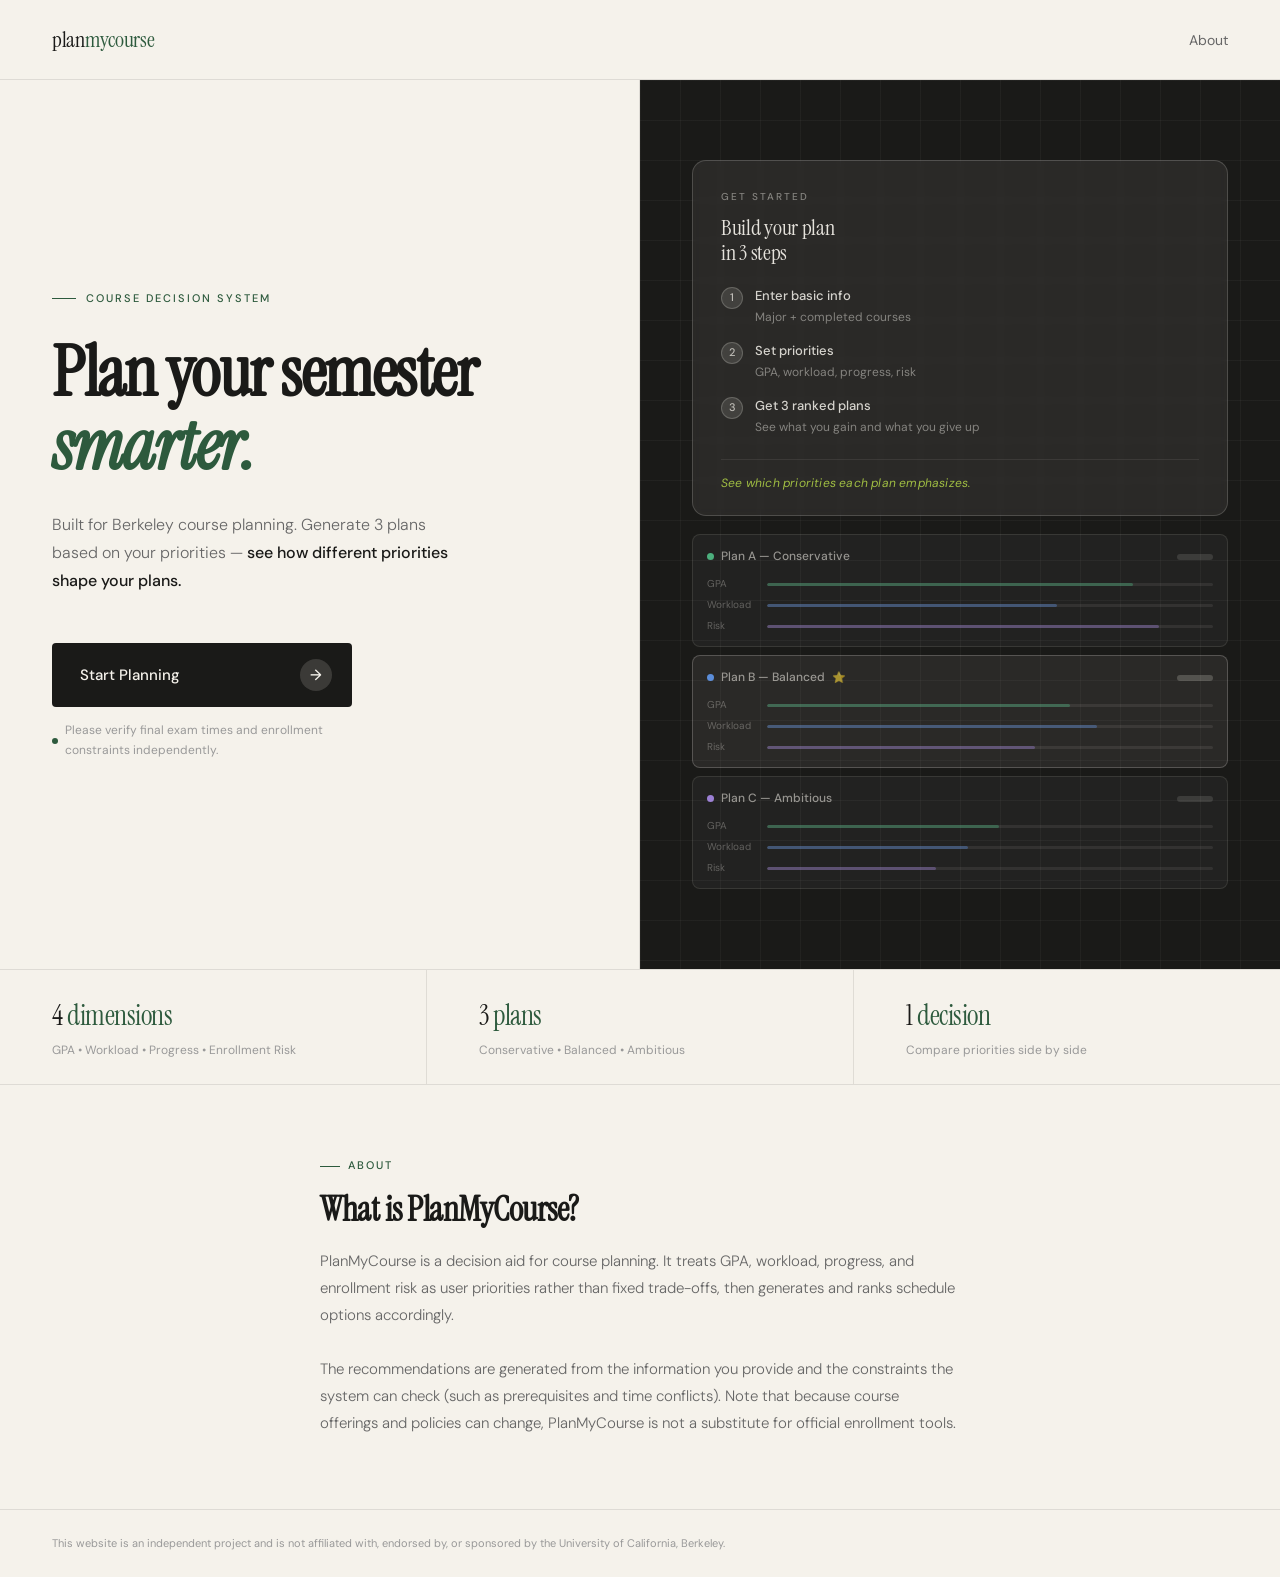
<file: index.html>
<!DOCTYPE html>
<html lang="en">
<head>
  <meta charset="UTF-8"/>
  <meta name="viewport" content="width=device-width,initial-scale=1.0"/>
  <title>Plan My Course — Smarter Semester Planning</title>
  <link rel="preconnect" href="https://fonts.googleapis.com">
  <link rel="preconnect" href="https://fonts.gstatic.com" crossorigin>
  <link href="https://fonts.googleapis.com/css2?family=Instrument+Serif:ital@0;1&family=DM+Sans:opsz,wght@9..40,300;9..40,400;9..40,500&display=swap" rel="stylesheet">
  <link rel="stylesheet" href="style.css"/>
  <style>
    /* ── Onboarding card (right panel) ── */
    .onboard-card {
      position: relative; z-index: 2;
      background: rgba(245,242,235,0.07);
      border: 1px solid rgba(245,242,235,0.18);
      border-radius: 14px;
      padding: 28px 28px 22px;
      backdrop-filter: blur(4px);
    }
    .ob-eyebrow {
      font-size: 10px; text-transform: uppercase; letter-spacing: 2px;
      color: rgba(245,242,235,0.45); margin-bottom: 10px; font-weight: 500;
    }
    .ob-title {
      font-family: var(--font-serif); font-size: 22px; color: rgba(245,242,235,0.92);
      letter-spacing: -0.3px; margin-bottom: 20px; line-height: 1.15;
    }
    .ob-steps { display: flex; flex-direction: column; gap: 14px; margin-bottom: 22px; }
    .ob-step { display: flex; align-items: flex-start; gap: 12px; }
    .ob-num {
      width: 22px; height: 22px; border-radius: 50%;
      background: rgba(245,242,235,0.12); border: 1px solid rgba(245,242,235,0.2);
      display: flex; align-items: center; justify-content: center;
      font-size: 11px; color: rgba(245,242,235,0.7); font-weight: 500;
      flex-shrink: 0; margin-top: 1px;
    }
    .ob-step-text { flex: 1; }
    .ob-step-label { font-size: 13px; color: rgba(245,242,235,0.85); font-weight: 500; }
    .ob-step-sub { font-size: 12px; color: rgba(245,242,235,0.45); margin-top: 1px; }
    .ob-tagline {
      font-size: 12px; color: rgba(200,240,76,0.75); letter-spacing: 0.2px;
      border-top: 1px solid rgba(245,242,235,0.08); padding-top: 14px; font-style: italic;
    }

    /* Skeleton plan cards */
    .skeleton-plans { display: flex; flex-direction: column; gap: 8px; margin-top: 18px; }
    .sk-card {
      background: rgba(245,242,235,0.04); border: 1px solid rgba(245,242,235,0.1);
      border-radius: 8px; padding: 12px 14px;
    }
    .sk-card.featured { border-color: rgba(245,242,235,0.22); background: rgba(245,242,235,0.07); }
    .sk-header { display: flex; align-items: center; justify-content: space-between; margin-bottom: 10px; }
    .sk-dot-row { display: flex; align-items: center; gap: 7px; }
    .sk-dot { width: 7px; height: 7px; border-radius: 50%; }
    .sk-name { font-size: 12px; color: rgba(245,242,235,0.55); font-weight: 500; }
    .sk-star { font-size: 11px; color: rgba(200,240,76,0.6); }
    .sk-score-placeholder {
      width: 36px; height: 6px; background: rgba(245,242,235,0.12);
      border-radius: 3px;
    }
    .sk-bars { display: flex; flex-direction: column; gap: 5px; }
    .sk-bar-row { display: flex; align-items: center; gap: 8px; }
    .sk-bar-lbl { font-size: 10px; color: rgba(245,242,235,0.3); min-width: 52px; }
    .sk-bar-track { flex: 1; height: 3px; background: rgba(245,242,235,0.08); border-radius: 2px; overflow: hidden; }
    .sk-bar-fill { height: 100%; border-radius: 2px; opacity: 0.4; }

    /* About section */
    .about-section {
      background: var(--bg); border-top: 1px solid var(--border);
      padding: 72px 52px;
    }
    .about-inner { max-width: 640px; margin: 0 auto; }
    .about-label {
      font-size: 11px; text-transform: uppercase; letter-spacing: 2px;
      color: var(--green); font-weight: 500; margin-bottom: 16px;
      display: flex; align-items: center; gap: 8px;
    }
    .about-label::before { content:''; width:20px; height:1px; background:var(--green); }
    .about-title {
      font-family: var(--font-serif); font-size: 34px; letter-spacing: -0.5px;
      line-height: 1.1; margin-bottom: 20px; color: var(--dark);
    }
    .about-body {
      font-size: 15px; color: var(--muted); line-height: 1.8; font-weight: 300;
    }
  </style>
</head>
<body>

<!-- NAV: only About -->
<nav class="nav">
  <div class="nav-logo">plan<span>mycourse</span></div>
  <ul class="nav-links">
    <li><a href="#about">About</a></li>
  </ul>
</nav>

<!-- HERO SPLIT -->
<section class="hero">

  <!-- LEFT -->
  <div class="hero-left">
    <div class="hero-eyebrow">Course decision system</div>
    <h1 class="hero-heading">Plan your semester<br><em>smarter.</em></h1>
    <p class="hero-subtext">
      Built for Berkeley course planning. Generate 3 plans based on your priorities —
      <strong>see how different priorities shape your plans.</strong>
    </p>
    <div class="hero-cta-group">
      <a href="input.html" class="btn-main">
        Start Planning <span class="arrow">→</span>
      </a>
      <div class="hero-note">
        Please verify final exam times and enrollment constraints independently.
      </div>
    </div>
  </div>

  <!-- RIGHT: onboarding card + skeleton plans -->
  <div class="hero-right">
    <div class="onboard-card">
      <div class="ob-eyebrow">Get started</div>
      <div class="ob-title">Build your plan<br>in 3 steps</div>
      <div class="ob-steps">
        <div class="ob-step">
          <div class="ob-num">1</div>
          <div class="ob-step-text">
            <div class="ob-step-label">Enter basic info</div>
            <div class="ob-step-sub">Major + completed courses</div>
          </div>
        </div>
        <div class="ob-step">
          <div class="ob-num">2</div>
          <div class="ob-step-text">
            <div class="ob-step-label">Set priorities</div>
            <div class="ob-step-sub">GPA, workload, progress, risk</div>
          </div>
        </div>
        <div class="ob-step">
          <div class="ob-num">3</div>
          <div class="ob-step-text">
            <div class="ob-step-label">Get 3 ranked plans</div>
            <div class="ob-step-sub">See what you gain and what you give up</div>
          </div>
        </div>
      </div>
      <div class="ob-tagline">See which priorities each plan emphasizes.</div>
    </div>

    <!-- Skeleton plan preview cards -->
    <div class="skeleton-plans">
      <div class="sk-card">
        <div class="sk-header">
          <div class="sk-dot-row">
            <div class="sk-dot" style="background:#4caf7d"></div>
            <span class="sk-name">Plan A — Conservative</span>
          </div>
          <div class="sk-score-placeholder"></div>
        </div>
        <div class="sk-bars">
          <div class="sk-bar-row"><span class="sk-bar-lbl">GPA</span><div class="sk-bar-track"><div class="sk-bar-fill" style="width:82%;background:#4caf7d"></div></div></div>
          <div class="sk-bar-row"><span class="sk-bar-lbl">Workload</span><div class="sk-bar-track"><div class="sk-bar-fill" style="width:65%;background:#5b8dd9"></div></div></div>
          <div class="sk-bar-row"><span class="sk-bar-lbl">Risk</span><div class="sk-bar-track"><div class="sk-bar-fill" style="width:88%;background:#9b7fd4"></div></div></div>
        </div>
      </div>
      <div class="sk-card featured">
        <div class="sk-header">
          <div class="sk-dot-row">
            <div class="sk-dot" style="background:#5b8dd9"></div>
            <span class="sk-name">Plan B — Balanced</span>
            <span class="sk-star">⭐</span>
          </div>
          <div class="sk-score-placeholder" style="background:rgba(245,242,235,0.2)"></div>
        </div>
        <div class="sk-bars">
          <div class="sk-bar-row"><span class="sk-bar-lbl">GPA</span><div class="sk-bar-track"><div class="sk-bar-fill" style="width:68%;background:#4caf7d"></div></div></div>
          <div class="sk-bar-row"><span class="sk-bar-lbl">Workload</span><div class="sk-bar-track"><div class="sk-bar-fill" style="width:74%;background:#5b8dd9"></div></div></div>
          <div class="sk-bar-row"><span class="sk-bar-lbl">Risk</span><div class="sk-bar-track"><div class="sk-bar-fill" style="width:60%;background:#9b7fd4"></div></div></div>
        </div>
      </div>
      <div class="sk-card">
        <div class="sk-header">
          <div class="sk-dot-row">
            <div class="sk-dot" style="background:#9b7fd4"></div>
            <span class="sk-name">Plan C — Ambitious</span>
          </div>
          <div class="sk-score-placeholder"></div>
        </div>
        <div class="sk-bars">
          <div class="sk-bar-row"><span class="sk-bar-lbl">GPA</span><div class="sk-bar-track"><div class="sk-bar-fill" style="width:52%;background:#4caf7d"></div></div></div>
          <div class="sk-bar-row"><span class="sk-bar-lbl">Workload</span><div class="sk-bar-track"><div class="sk-bar-fill" style="width:45%;background:#5b8dd9"></div></div></div>
          <div class="sk-bar-row"><span class="sk-bar-lbl">Risk</span><div class="sk-bar-track"><div class="sk-bar-fill" style="width:38%;background:#9b7fd4"></div></div></div>
        </div>
      </div>
    </div>

  </div>
</section>

<!-- BOTTOM STATS: updated subtitles -->
<div class="bottom-bar">
  <div class="bottom-stat">
    <div class="stat-n">4<span> dimensions</span></div>
    <div class="stat-d">GPA • Workload • Progress • Enrollment Risk</div>
  </div>
  <div class="bottom-stat">
    <div class="stat-n">3<span> plans</span></div>
    <div class="stat-d">Conservative • Balanced • Ambitious</div>
  </div>
  <div class="bottom-stat">
    <div class="stat-n">1<span> decision</span></div>
    <div class="stat-d">Compare priorities side by side</div>
  </div>
</div>

<!-- ABOUT SECTION (anchor target) -->
<section class="about-section" id="about">
  <div class="about-inner">
    <div class="about-label">About</div>
    <h2 class="about-title">What is PlanMyCourse?</h2>
    <p class="about-body">
      PlanMyCourse is a decision aid for course planning. It treats GPA, workload, progress, and enrollment risk as user priorities rather than fixed trade-offs, then generates and ranks schedule options accordingly.
      <br><br>
      The recommendations are generated from the information you provide and the constraints the system can check (such as prerequisites and time conflicts). Note that because course offerings and policies can change, PlanMyCourse is not a substitute for official enrollment tools.
    </p>
  </div>
</section>

<!-- FOOTER -->
<footer class="site-footer">
  <p class="disclaimer">
    This website is an independent project and is not affiliated with, endorsed by, or sponsored by the University of California, Berkeley.
  </p>
</footer>

</body>
</html>
</file>
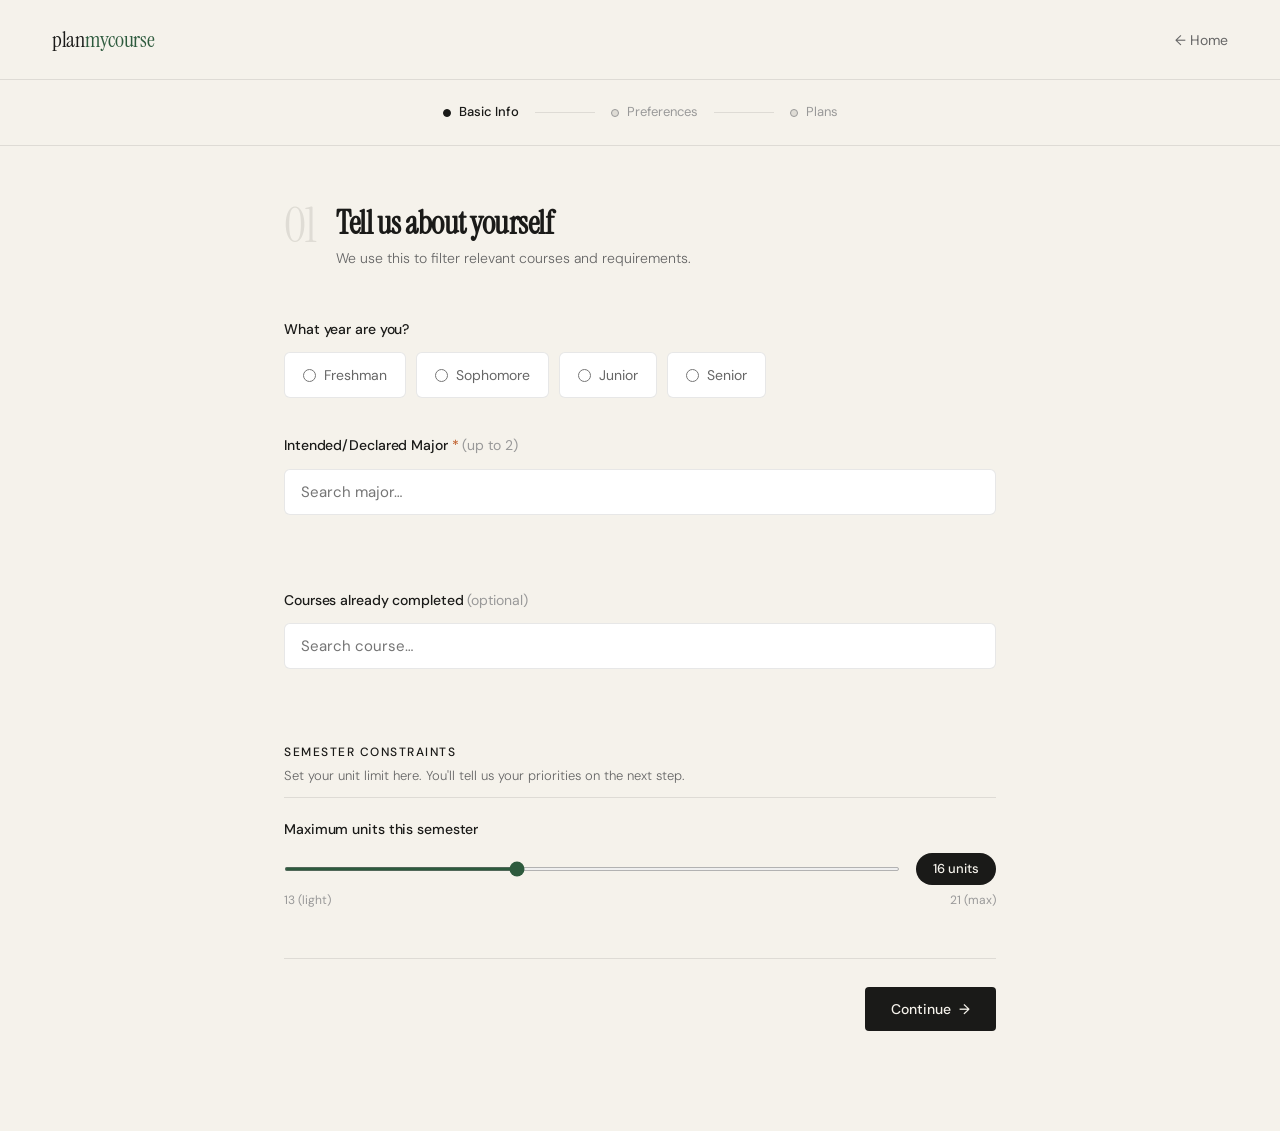
<file: input.html>
<!DOCTYPE html>
<html lang="en">
<head>
  <meta charset="UTF-8"/>
  <meta name="viewport" content="width=device-width,initial-scale=1.0"/>
  <title>Plan My Course — Build Your Plan</title>
  <link rel="preconnect" href="https://fonts.googleapis.com">
  <link rel="preconnect" href="https://fonts.gstatic.com" crossorigin>
  <link href="https://fonts.googleapis.com/css2?family=Instrument+Serif:ital@0;1&family=DM+Sans:opsz,wght@9..40,300;9..40,400;9..40,500&display=swap" rel="stylesheet">
  <link rel="stylesheet" href="style.css"/>
  <style>
    .ac-wrap{position:relative}
    .ac-input{width:100%;padding:12px 16px;background:#fff;border:1px solid var(--border);border-radius:6px;font-family:var(--font-sans);font-size:15px;color:var(--dark);outline:none;transition:border-color .2s,box-shadow .2s}
    .ac-input:focus{border-color:var(--green);box-shadow:0 0 0 3px rgba(45,90,61,.08)}
    .ac-dd{position:absolute;top:calc(100% + 4px);left:0;right:0;background:#fff;border:1px solid var(--border);border-radius:8px;z-index:100;max-height:200px;overflow-y:auto;display:none;box-shadow:0 8px 24px rgba(26,26,24,.1)}
    .ac-dd.open{display:block}
    .ac-item{padding:10px 16px;font-size:14px;color:var(--dark);cursor:pointer;transition:background .15s}
    .ac-item:hover{background:var(--bg)}
    .tags-wrap{display:flex;flex-wrap:wrap;gap:8px;margin-top:10px;min-height:28px}
    .tag{display:inline-flex;align-items:center;gap:6px;background:rgba(45,90,61,.08);border:1px solid rgba(45,90,61,.2);border-radius:100px;padding:4px 12px;font-size:13px;color:var(--green);font-weight:500}
    .tag-x{cursor:pointer;font-size:16px;line-height:1;color:var(--green);opacity:.6;background:none;border:none;font-family:inherit;padding:0}
    .tag-x:hover{opacity:1}
    .field-error{font-size:12px;color:#c0612e;margin-top:6px;display:none}
    .field-error.show{display:block}
    .section-divider{margin:36px 0 20px;padding-bottom:10px;border-bottom:1px solid var(--border)}
    .section-divider-title{font-size:12px;font-weight:500;text-transform:uppercase;letter-spacing:1.5px;color:var(--dark);margin-bottom:4px}
    .section-divider-sub{font-size:13px;color:var(--muted);font-weight:300}
    .slider-row{display:flex;align-items:center;gap:16px}
    .range-input{flex:1;accent-color:var(--green);cursor:pointer}
    .slider-pill{background:var(--dark);color:var(--bg);font-size:13px;font-weight:500;padding:6px 14px;border-radius:100px;white-space:nowrap;min-width:80px;text-align:center}
    .slider-labels{display:flex;justify-content:space-between;font-size:12px;color:var(--light-muted);margin-top:6px}
    .wslider-wrap{background:#fff;border:1px solid var(--border);border-radius:10px;padding:24px;margin-bottom:32px}
    .wslider-hint{font-size:12px;color:var(--light-muted);margin-bottom:20px}
    .wsl-row{display:flex;flex-direction:column;gap:5px;margin-bottom:20px}
    .wsl-row:last-of-type{margin-bottom:0}
    .wsl-top{display:flex;justify-content:space-between;align-items:center;margin-bottom:4px}
    .wsl-left{display:flex;align-items:center;gap:10px}
    .wsl-icon{font-size:18px;line-height:1}
    .wsl-meta{display:flex;flex-direction:column;gap:1px}
    .wsl-label{font-size:14px;font-weight:500;color:var(--dark)}
    .wsl-desc{font-size:12px;color:var(--muted)}
    .wsl-pct{font-size:17px;font-weight:700;min-width:44px;text-align:right}
    .wsl-track{position:relative;height:6px;border-radius:3px;background:#eee}
    .wsl-fill{position:absolute;left:0;top:0;height:6px;border-radius:3px;pointer-events:none}
    .wsl-input{position:absolute;left:0;top:-7px;width:100%;height:20px;-webkit-appearance:none;appearance:none;background:transparent;outline:none;cursor:pointer;margin:0}
    .wsl-input::-webkit-slider-thumb{-webkit-appearance:none;width:20px;height:20px;border-radius:50%;background:var(--thumb-color,var(--dark));border:2px solid #fff;box-shadow:0 1px 4px rgba(0,0,0,.2);cursor:grab}
    .wsl-input::-moz-range-thumb{width:20px;height:20px;border-radius:50%;background:var(--thumb-color,var(--dark));border:2px solid #fff;box-shadow:0 1px 4px rgba(0,0,0,.2);cursor:grab}
    .wsl-summary-bar{display:flex;height:8px;border-radius:4px;overflow:hidden;margin-top:20px}
    .wsl-seg{transition:flex .15s ease}
  </style>
</head>
<body class="input-page">

<nav class="nav">
  <a href="index.html" class="nav-logo">plan<span>mycourse</span></a>
  <ul class="nav-links"><li><a href="index.html">← Home</a></li></ul>
</nav>

<div class="progress-bar" id="prog-bar">
  <div class="progress-step active" id="ps-1"><div class="step-dot"></div><span>Basic Info</span></div>
  <div class="progress-line"></div>
  <div class="progress-step" id="ps-2"><div class="step-dot"></div><span>Preferences</span></div>
  <div class="progress-line"></div>
  <div class="progress-step" id="ps-3"><div class="step-dot"></div><span>Plans</span></div>
</div>

<main class="form-main">
  <section class="form-section active" id="step-1">
    <div class="form-section-header">
      <div class="section-number">01</div>
      <div>
        <h2 class="section-title">Tell us about yourself</h2>
        <p class="section-sub">We use this to filter relevant courses and requirements.</p>
      </div>
    </div>

    <div class="field-group">
      <label class="field-label">What year are you?</label>
      <div class="radio-group">
        <label class="radio-card"><input type="radio" name="year" value="Freshman"><span>Freshman</span></label>
        <label class="radio-card"><input type="radio" name="year" value="Sophomore"><span>Sophomore</span></label>
        <label class="radio-card"><input type="radio" name="year" value="Junior"><span>Junior</span></label>
        <label class="radio-card"><input type="radio" name="year" value="Senior"><span>Senior</span></label>
      </div>
    </div>

    <div class="field-group">
      <label class="field-label">
        Intended/Declared Major <span style="color:#c0612e">*</span>
        <span style="font-weight:400;color:var(--light-muted)"> (up to 2)</span>
      </label>
      <div class="ac-wrap">
        <input class="ac-input" id="major-input" placeholder="Search major…" autocomplete="off">
        <div class="ac-dd" id="major-dd"></div>
      </div>
      <div class="tags-wrap" id="major-tags"></div>
      <div class="field-error" id="major-err">Please select at least one major to continue.</div>
    </div>

    <div class="field-group">
      <label class="field-label">
        Courses already completed
        <span style="font-weight:400;color:var(--light-muted)"> (optional)</span>
      </label>
      <div class="ac-wrap">
        <input class="ac-input" id="course-input" placeholder="Search course…" autocomplete="off">
        <div class="ac-dd" id="course-dd"></div>
      </div>
      <div class="tags-wrap" id="course-tags"></div>
    </div>

    <div class="section-divider">
      <div class="section-divider-title">Semester Constraints</div>
      <div class="section-divider-sub">Set your unit limit here. You'll tell us your priorities on the next step.</div>
    </div>

    <div class="field-group">
      <label class="field-label">Maximum units this semester</label>
      <div class="slider-row">
        <input type="range" id="max-units" min="13" max="21" value="16" class="range-input"
          oninput="document.getElementById('uval').textContent=this.value">
        <div class="slider-pill"><span id="uval">16</span> units</div>
      </div>
      <div class="slider-labels"><span>13 (light)</span><span>21 (max)</span></div>
    </div>

    <div class="step-nav">
      <div></div>
      <button class="btn-next" onclick="validateStep1()">Continue <span>→</span></button>
    </div>
  </section>

  <section class="form-section" id="step-2">
    <div class="form-section-header">
      <div class="section-number">02</div>
      <div>
        <h2 class="section-title">What do you care about most?</h2>
        <p class="section-sub">Tell us what you care about most — we'll rank courses accordingly.</p>
      </div>
    </div>

    <div class="wslider-wrap">
      <div class="wslider-hint">Drag to set how much each factor matters to you this semester.</div>

      <div class="wsl-row">
        <div class="wsl-top">
          <div class="wsl-left">
            <span class="wsl-icon">📊</span>
            <div class="wsl-meta">
              <span class="wsl-label">GPA</span>
              <span class="wsl-desc">Maintaining a high GPA</span>
            </div>
          </div>
          <span class="wsl-pct" id="pct-gpa" style="color:#4caf7d">25%</span>
        </div>
        <div class="wsl-track">
          <div class="wsl-fill" id="fill-gpa" style="width:25%;background:#4caf7d"></div>
          <input type="range" class="wsl-input" id="sl-gpa" min="0" max="100" step="1" value="25" style="--thumb-color:#4caf7d" oninput="onWeightSlide('gpa',+this.value)">
        </div>
      </div>

      <div class="wsl-row">
        <div class="wsl-top">
          <div class="wsl-left">
            <span class="wsl-icon">⚖️</span>
            <div class="wsl-meta">
              <span class="wsl-label">Workload</span>
              <span class="wsl-desc">Keeping workload manageable</span>
            </div>
          </div>
          <span class="wsl-pct" id="pct-workload" style="color:#5b8dd9">25%</span>
        </div>
        <div class="wsl-track">
          <div class="wsl-fill" id="fill-workload" style="width:25%;background:#5b8dd9"></div>
          <input type="range" class="wsl-input" id="sl-workload" min="0" max="100" step="1" value="25" style="--thumb-color:#5b8dd9" oninput="onWeightSlide('workload',+this.value)">
        </div>
      </div>

      <div class="wsl-row">
        <div class="wsl-top">
          <div class="wsl-left">
            <span class="wsl-icon">🎯</span>
            <div class="wsl-meta">
              <span class="wsl-label">Enrollment Risk</span>
              <span class="wsl-desc">Avoiding waitlists</span>
            </div>
          </div>
          <span class="wsl-pct" id="pct-risk" style="color:#9b7fd4">25%</span>
        </div>
        <div class="wsl-track">
          <div class="wsl-fill" id="fill-risk" style="width:25%;background:#9b7fd4"></div>
          <input type="range" class="wsl-input" id="sl-risk" min="0" max="100" step="1" value="25" style="--thumb-color:#9b7fd4" oninput="onWeightSlide('risk',+this.value)">
        </div>
      </div>

      <div class="wsl-row">
        <div class="wsl-top">
          <div class="wsl-left">
            <span class="wsl-icon">🗺️</span>
            <div class="wsl-meta">
              <span class="wsl-label">Progress</span>
              <span class="wsl-desc">Staying on track to graduate</span>
            </div>
          </div>
          <span class="wsl-pct" id="pct-progress" style="color:#e0a850">25%</span>
        </div>
        <div class="wsl-track">
          <div class="wsl-fill" id="fill-progress" style="width:25%;background:#e0a850"></div>
          <input type="range" class="wsl-input" id="sl-progress" min="0" max="100" step="1" value="25" style="--thumb-color:#e0a850" oninput="onWeightSlide('progress',+this.value)">
        </div>
      </div>

      <div class="wsl-summary-bar">
        <div class="wsl-seg" id="seg-gpa"      style="flex:25;background:#4caf7d"></div>
        <div class="wsl-seg" id="seg-workload" style="flex:25;background:#5b8dd9"></div>
        <div class="wsl-seg" id="seg-risk"     style="flex:25;background:#9b7fd4"></div>
        <div class="wsl-seg" id="seg-progress" style="flex:25;background:#e0a850"></div>
      </div>
    </div>

    <div class="step-nav">
      <button class="btn-back" onclick="goToStep(1)">← Back</button>
      <button class="btn-next" onclick="validateStep2()">Generate My Plans <span>→</span></button>
    </div>
  </section>
</main>

<script src="script.js"></script>
<script>
  const MAJORS = ["Business Administration (Haas)","Economics","Data Science","Computer Science","Statistics","Applied Mathematics","Political Science","Psychology","Sociology","History","English","Philosophy","Cognitive Science","Environmental Science","Undeclared / Exploring"];
  const selMajors = [];
  const selCourses = [];
  const wWeights = { gpa: 25, workload: 25, risk: 25, progress: 25 };
  const wKeys = ["gpa","workload","risk","progress"];
  let courseOptions = [];

  function makeAC(inputId, ddId, tagsId, getList, selArr, maxN) {
    const inp = document.getElementById(inputId);
    const dd = document.getElementById(ddId);
    const tw = document.getElementById(tagsId);

    inp.addEventListener("input", () => {
      const q = inp.value.trim().toLowerCase();
      const list = typeof getList === "function" ? getList() : getList;
      const matches = list.filter(v => v.toLowerCase().includes(q) && !selArr.includes(v));
      dd.innerHTML = "";
      if (!q || !matches.length) {
        dd.classList.remove("open");
        return;
      }
      matches.slice(0, 8).forEach(v => {
        const d = document.createElement("div");
        d.className = "ac-item";
        d.textContent = v;
        d.onclick = () => {
          if (selArr.length >= maxN) return;
          selArr.push(v);
          renderTags(tw, selArr, tagsId, inputId, ddId, maxN);
          inp.value = "";
          dd.classList.remove("open");
        };
        dd.appendChild(d);
      });
      dd.classList.add("open");
    });

    document.addEventListener("click", e => {
      if (!inp.contains(e.target) && !dd.contains(e.target)) dd.classList.remove("open");
    });
  }

  function renderTags(wrap, arr, tagsId, inputId, ddId, maxN) {
    wrap.innerHTML = "";
    arr.forEach((v, i) => {
      const t = document.createElement("div");
      t.className = "tag";
      t.innerHTML = `${v}<button class="tag-x" onclick="removeTag('${tagsId}','${inputId}','${ddId}',${maxN},${i})">×</button>`;
      wrap.appendChild(t);
    });
  }

  function removeTag(tagsId, inputId, ddId, maxN, idx) {
    const arr = tagsId === "major-tags" ? selMajors : selCourses;
    arr.splice(idx, 1);
    renderTags(document.getElementById(tagsId), arr, tagsId, inputId, ddId, maxN);
  }

  function goToStep(n) {
    document.querySelectorAll(".form-section").forEach(s => s.classList.remove("active"));
    document.getElementById("step-" + n).classList.add("active");
    ["ps-1","ps-2","ps-3"].forEach((id, i) => {
      const el = document.getElementById(id);
      el.classList.toggle("active", i + 1 === n);
      el.classList.toggle("done", i + 1 < n);
    });
    window.scrollTo({ top: 0, behavior: "smooth" });
  }

  function onWeightSlide(changed, newPct) {
    const oldPct = wWeights[changed];
    const delta = newPct - oldPct;
    const others = wKeys.filter(k => k !== changed);
    const othersTotal = others.reduce((sum, key) => sum + wWeights[key], 0);

    wWeights[changed] = newPct;
    if (othersTotal > 0) {
      others.forEach(key => {
        wWeights[key] = Math.max(0, Math.round(wWeights[key] - (delta * wWeights[key] / othersTotal)));
      });
    } else {
      const share = Math.round((100 - newPct) / others.length);
      others.forEach(key => {
        wWeights[key] = share;
      });
    }

    const sum = wKeys.reduce((acc, key) => acc + wWeights[key], 0);
    if (sum !== 100) wWeights[wKeys[0]] += (100 - sum);
    syncWeightUI();
  }

  function syncWeightUI() {
    wKeys.forEach(key => {
      const p = wWeights[key];
      document.getElementById("pct-" + key).textContent = p + "%";
      document.getElementById("fill-" + key).style.width = p + "%";
      document.getElementById("seg-" + key).style.flex = p;
      document.getElementById("sl-" + key).value = p;
    });
  }

  function pctToLevel(pct) {
    if (pct >= 40) return "High";
    if (pct >= 20) return "Medium";
    return "Low";
  }

  function pctToWorkload(pct) {
    if (pct >= 40) return "Light";
    if (pct >= 20) return "Moderate";
    return "Heavy";
  }

  function pctToRisk(pct) {
    if (pct >= 40) return "Low";
    if (pct >= 20) return "Medium";
    return "High";
  }

  function applySavedPrefs(saved) {
    if (!saved) return;

    if (saved.year) {
      const yearEl = document.querySelector(`input[name="year"][value="${saved.year}"]`);
      if (yearEl) yearEl.checked = true;
    }

    if (saved.maxUnits) {
      document.getElementById("max-units").value = saved.maxUnits;
      document.getElementById("uval").textContent = saved.maxUnits;
    }

    selMajors.length = 0;
    (saved.majors || []).slice(0, 2).forEach(v => selMajors.push(v));

    selCourses.length = 0;
    (saved.completed || []).forEach(v => selCourses.push(v));

    if (saved.sliderWeights) {
      wKeys.forEach(key => {
        wWeights[key] = saved.sliderWeights[key] ?? wWeights[key];
      });
      const total = wKeys.reduce((sum, key) => sum + wWeights[key], 0);
      if (total !== 100) {
        wKeys.forEach(key => { wWeights[key] = 25; });
      }
    }

    renderTags(document.getElementById("major-tags"), selMajors, "major-tags", "major-input", "major-dd", 2);
    renderTags(document.getElementById("course-tags"), selCourses, "course-tags", "course-input", "course-dd", 20);
    syncWeightUI();
  }

  function validateStep1() {
    let ok = true;
    if (selMajors.length === 0) {
      document.getElementById("major-err").classList.add("show");
      ok = false;
    } else {
      document.getElementById("major-err").classList.remove("show");
    }

    if (ok) goToStep(2);
  }

  function validateStep2() {
    const prefs = {
      year: document.querySelector('input[name="year"]:checked')?.value || "",
      majors: [...selMajors],
      completed: [...selCourses],
      maxUnits: parseInt(document.getElementById("max-units").value, 10),
      gpa: pctToLevel(wWeights.gpa),
      workload: pctToWorkload(wWeights.workload),
      risk: pctToRisk(wWeights.risk),
      progress: pctToLevel(wWeights.progress),
      sliderWeights: { ...wWeights }
    };

    localStorage.setItem("cw_prefs", JSON.stringify(prefs));
    window.location.href = "results.html";
  }

  async function init() {
    await loadData();
    courseOptions = getCourseNames();
    makeAC("major-input", "major-dd", "major-tags", MAJORS, selMajors, 2);
    makeAC("course-input", "course-dd", "course-tags", () => courseOptions, selCourses, 20);

    const saved = JSON.parse(localStorage.getItem("cw_prefs") || "null");
    applySavedPrefs(saved);

    if (window.location.hash === "#step-2") {
      goToStep(2);
    }
  }

  init();
</script>
</body>
</html>
</file>
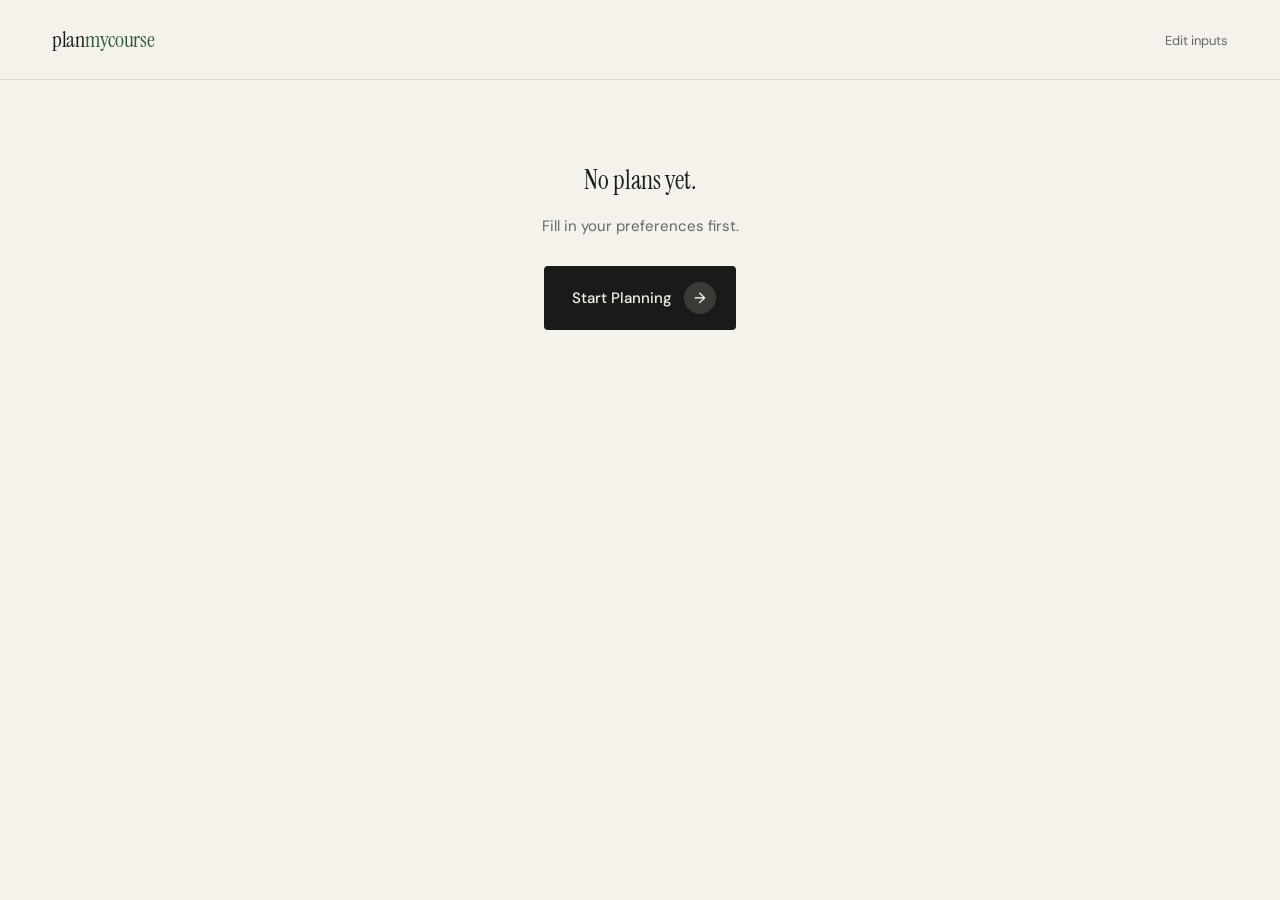
<file: results.html>
<!DOCTYPE html>
<html lang="en">
<head>
  <meta charset="UTF-8"/>
  <meta name="viewport" content="width=device-width,initial-scale=1.0"/>
  <title>Plan My Course — My Course Plans</title>
  <link rel="preconnect" href="https://fonts.googleapis.com">
  <link rel="preconnect" href="https://fonts.gstatic.com" crossorigin>
  <link href="https://fonts.googleapis.com/css2?family=Instrument+Serif:ital@0;1&family=DM+Sans:opsz,wght@9..40,300;9..40,400;9..40,500&display=swap" rel="stylesheet">
  <link rel="stylesheet" href="style.css"/>
  <style>
    .rpage{max-width:960px;margin:0 auto;padding:48px 24px 100px}
    .notice-bar{display:flex;align-items:center;gap:10px;background:rgba(26,26,24,0.04);border:1px solid var(--border);border-radius:8px;padding:12px 16px;margin-bottom:36px}
    .notice-icon{font-size:14px;flex-shrink:0;opacity:.6}
    .notice-text{font-size:12px;color:var(--muted);line-height:1.5}
    .rh-eyebrow{font-size:11px;text-transform:uppercase;letter-spacing:2px;color:var(--green);font-weight:500;display:flex;align-items:center;gap:8px;margin-bottom:12px}
    .rh-eyebrow::before{content:'';width:20px;height:1px;background:var(--green)}
    .rh-title{font-family:var(--font-serif);font-size:clamp(28px,4vw,42px);letter-spacing:-1px;line-height:1.1;margin-bottom:10px}
    .rh-title em{font-style:italic;color:var(--green)}
    .rh-sub{font-size:15px;color:var(--muted);font-weight:300;max-width:520px;line-height:1.7;margin-bottom:20px}
    .profile-strip{display:flex;flex-wrap:wrap;gap:8px;margin-bottom:40px}
    .profile-pill{background:#fff;border:1px solid var(--border);border-radius:100px;padding:5px 14px;font-size:12px;color:var(--muted)}
    .profile-pill strong{color:var(--dark);font-weight:500}
    .weights-section{margin-bottom:36px}
    .weights-title{font-size:11px;text-transform:uppercase;letter-spacing:1.5px;color:var(--muted);font-weight:500;margin-bottom:12px}
    .weights-grid{display:grid;grid-template-columns:repeat(4,1fr);gap:10px}
    .wt-card{background:#fff;border:1px solid var(--border);border-radius:8px;padding:14px 16px;text-align:center}
    .wt-dim{font-size:11px;text-transform:uppercase;letter-spacing:.8px;color:var(--muted);margin-bottom:4px}
    .wt-val{font-family:var(--font-serif);font-size:24px;letter-spacing:-.5px;color:var(--dark)}
    .wt-val span{font-size:14px}
    .cards-grid{display:grid;grid-template-columns:repeat(3,1fr);gap:16px;margin-bottom:48px}
    .pcard{background:#fff;border:1px solid var(--border);border-radius:12px;overflow:hidden;display:flex;flex-direction:column;transition:transform .2s,box-shadow .2s;animation:rise .5s ease both}
    .pcard:hover{transform:translateY(-3px);box-shadow:0 12px 32px rgba(26,26,24,.08)}
    .pcard.recommended{border-color:var(--green);box-shadow:0 0 0 3px rgba(45,90,61,.08)}
    .pcard-top{padding:20px 20px 16px;border-bottom:1px solid var(--border)}
    .rec-tag{display:inline-block;font-size:10px;font-weight:500;letter-spacing:.5px;text-transform:uppercase;color:var(--green);background:rgba(45,90,61,.08);border-radius:100px;padding:3px 10px;margin-bottom:10px}
    .strat-row{display:flex;align-items:center;gap:8px;margin-bottom:4px}
    .strat-dot{width:9px;height:9px;border-radius:50%;flex-shrink:0}
    .strat-name{font-size:17px;font-weight:500;letter-spacing:-.2px}
    .strat-tag{font-size:12px;color:var(--muted);margin-left:17px;line-height:1.5;margin-bottom:12px}
    .oneliner{font-size:13px;color:var(--dark);line-height:1.6;margin:0;padding:12px 14px;background:var(--bg);border-radius:6px;border:1px solid var(--border)}
    .big-score{font-family:var(--font-serif);font-size:40px;letter-spacing:-1px;line-height:1;margin-top:14px}
    .big-score-lbl{font-size:11px;color:var(--light-muted);text-transform:uppercase;letter-spacing:1px;margin-top:3px}
    .pcard-courses{padding:14px 20px;border-bottom:1px solid var(--border);display:flex;flex-wrap:wrap;gap:6px}
    .chip{background:var(--bg);border:1px solid var(--border);border-radius:4px;padding:4px 10px;font-size:12px;font-weight:500;color:var(--dark)}
    .pcard-scores{padding:14px 20px;flex:1;display:flex;flex-direction:column;gap:8px}
    .sc-row{display:flex;align-items:center;gap:10px}
    .sc-lbl{font-size:11px;color:var(--muted);min-width:96px;text-transform:uppercase;letter-spacing:.4px}
    .sc-track{flex:1;height:4px;background:#eee;border-radius:2px;overflow:hidden}
    .sc-fill{height:100%;border-radius:2px;transition:width .8s ease}
    .sc-val{font-size:12px;color:var(--muted);min-width:28px;text-align:right}
    .pcard-footer{padding:14px 20px;border-top:1px solid var(--border)}
    .why-btn{display:flex;align-items:center;gap:6px;font-size:13px;color:var(--green);font-weight:500;cursor:pointer;background:none;border:none;font-family:var(--font-sans);padding:0;margin-top:10px}
    .why-arrow{transition:transform .25s;display:inline-block}
    .why-btn.open .why-arrow{transform:rotate(90deg)}
    .why-panel{display:none;margin-top:10px;padding:12px 14px;background:var(--bg);border-radius:6px;border:1px solid var(--border)}
    .why-panel.open{display:block;animation:rise .25s ease}
    .why-panel p{font-size:13px;color:var(--muted);line-height:1.65;margin-bottom:0}
    .risk-alert{display:flex;align-items:flex-start;gap:8px;margin-top:10px;padding:10px 12px;background:rgba(232,126,90,.08);border-radius:5px;border-left:2px solid #e87e5a}
    .risk-icon{font-size:13px;flex-shrink:0}
    .risk-text{font-size:12px;color:#c0612e;line-height:1.5}
    .comp-header{display:flex;align-items:center;justify-content:space-between;margin-bottom:16px}
    .comp-title{font-family:var(--font-serif);font-size:22px;letter-spacing:-.3px}
    .comp-toggle{font-size:13px;color:var(--green);cursor:pointer;background:none;border:none;font-family:var(--font-sans);font-weight:500;padding:0}
    .comp-table-wrap{overflow:hidden;transition:max-height .35s ease}
    .comp-table{width:100%;border-collapse:collapse;background:#fff;border-radius:10px;overflow:hidden;border:1px solid var(--border);margin-bottom:48px}
    .comp-table th{background:var(--bg);font-size:12px;font-weight:500;text-transform:uppercase;letter-spacing:.8px;color:var(--muted);padding:12px 16px;text-align:left;border-bottom:1px solid var(--border)}
    .comp-table td{padding:13px 16px;font-size:13px;color:var(--dark);border-bottom:1px solid var(--border);vertical-align:middle}
    .comp-table tr:last-child td{border-bottom:none}
    .dim-cell{font-weight:500;font-size:12px;color:var(--muted);text-transform:uppercase;letter-spacing:.5px}
    .dim-cell.overall{color:var(--dark);font-weight:600}
    .mini-wrap{display:flex;align-items:center;gap:8px}
    .mini-track{width:80px;height:5px;background:#eee;border-radius:3px;overflow:hidden}
    .mini-fill{height:100%;border-radius:3px}
    .mini-val{font-size:12px;color:var(--muted)}
    .best-cell .mini-val{color:var(--green);font-weight:600}
    .overall-row td{font-weight:600;color:var(--dark);background:rgba(26,26,24,.02)}
    .overall-row .mini-val{font-weight:700}
    .ractions{display:flex;align-items:center;justify-content:space-between;padding-top:32px;border-top:1px solid var(--border);margin-bottom:32px}
    .btn-adj{display:flex;align-items:center;gap:8px;background:transparent;border:1px solid var(--border);color:var(--muted);padding:13px 22px;border-radius:4px;font-family:var(--font-sans);font-size:14px;cursor:pointer;text-decoration:none;transition:all .2s}
    .btn-adj:hover{color:var(--dark);border-color:rgba(26,26,24,.3)}
    .rdisclaimer{font-size:11px;color:var(--light-muted);line-height:1.7;padding-top:20px;border-top:1px solid var(--border)}
    @media(max-width:768px){.cards-grid{grid-template-columns:1fr}.weights-grid{grid-template-columns:1fr 1fr}.ractions{flex-direction:column;gap:12px;align-items:stretch}.btn-adj{justify-content:center}}
  </style>
</head>
<body>
<nav class="nav">
  <a href="index.html" class="nav-logo">plan<span>mycourse</span></a>
  <ul class="nav-links">
    <li><a href="input.html#step-2" style="font-size:13px;color:var(--muted)">Edit inputs</a></li>
  </ul>
</nav>

<div id="no-data" style="display:none;text-align:center;padding:80px 24px">
  <div style="font-family:var(--font-serif);font-size:26px;margin-bottom:12px">No plans yet.</div>
  <div style="font-size:15px;color:var(--muted);margin-bottom:28px">Fill in your preferences first.</div>
  <a href="input.html" class="btn-main" style="display:inline-flex;max-width:220px;margin:0 auto">Start Planning <span class="arrow">→</span></a>
</div>

<div id="results-content" style="display:none">
<main class="rpage">
  <div class="notice-bar">
    <div class="notice-icon">ℹ</div>
    <div class="notice-text">Always confirm using official course sources before you enroll.</div>
  </div>

  <div class="rh-eyebrow">My course plans</div>
  <h1 class="rh-title">We generated <em>3 plans</em><br>based on what you care about.</h1>
  <p class="rh-sub">Each reflects a different priority. Tell us what you care about most — we rank courses accordingly. Compare what each plan optimises for your goals.</p>
  <div class="profile-strip" id="profile-strip"></div>

  <div class="weights-section">
    <div class="weights-title">Your priorities</div>
    <div class="weights-grid" id="weights-grid"></div>
  </div>

  <div class="cards-grid" id="cards-grid"></div>

  <div class="comp-header">
    <div class="comp-title">Side-by-side comparison</div>
    <button class="comp-toggle" id="comp-toggle-btn" onclick="toggleComp()">Show ↓</button>
  </div>
  <div class="comp-table-wrap" id="comp-wrap" style="max-height:0;overflow:hidden">
    <table class="comp-table" id="comp-table"></table>
  </div>

  <div class="ractions" style="margin-top:48px">
    <a href="input.html#step-2" class="btn-adj">← Adjust preferences</a>
    <a href="index.html" class="btn-main">Start over <span class="arrow">→</span></a>
  </div>

  <div class="rdisclaimer">This MVP currently uses small-sample course data to validate the decision logic.</div>
</main>
</div>

<script src="script.js"></script>
<script>
  // resolveWeights is now defined in script.js (delegates to resolveWeightsFromPrefs)
  // kept here as identity pass-through for backwards compatibility

  const saved = JSON.parse(localStorage.getItem("cw_prefs") || "null");

  if (!saved) {
    document.getElementById("no-data").style.display = "block";
  } else {
    initResults(saved);
  }

  async function initResults(prefs) {
    await loadData();
    document.getElementById("results-content").style.display = "block";
    render(prefs);
  }

  function render(prefs) {
    const weights = resolveWeights(prefs);
    const allPlans = generateAllPlans(prefs, APP_STATE.data.courses);
    const scores = evaluateAllPlans(allPlans, weights);
    const bestIndex = scores.reduce((best, score, index, arr) => score.total > arr[best].total ? index : best, 0);

    const strip = document.getElementById("profile-strip");
    strip.innerHTML = "";
    [
      prefs.year && ["Year", prefs.year],
      prefs.majors?.length && ["Major", prefs.majors.join(" & ")],
      ["Max units", prefs.maxUnits + " units"]
    ].filter(Boolean).forEach(([k, v]) => {
      strip.innerHTML += `<div class="profile-pill"><strong>${k}:</strong> ${v}</div>`;
    });

    const wg = document.getElementById("weights-grid");
    wg.innerHTML = "";
    [["GPA", weights.gpa], ["Workload", weights.workload], ["Enrollment Risk", weights.risk], ["Progress", weights.progress]].forEach(([label, value]) => {
      wg.innerHTML += `<div class="wt-card"><div class="wt-dim">${label}</div><div class="wt-val">${Math.round(value * 100)}<span>%</span></div></div>`;
    });

    const meta = {
      Conservative: { dot: "#4caf7d", tagline: "Lowest enrollment risk · Stable and predictable" },
      Balanced: { dot: "#5b8dd9", tagline: "Best overall score · Strong across priorities" },
      Ambitious: { dot: "#9b7fd4", tagline: "Maximum degree progress · Fastest path forward" }
    };

    const cg = document.getElementById("cards-grid");
    cg.innerHTML = "";

    STRATEGIES.forEach((strategy, index) => {
      const plan = allPlans[index];
      const score = scores[index];
      const info = meta[strategy];
      const recommended = index === bestIndex;
      const explanation = generateExplanation(strategy, score, plan, prefs);
      const riskMsg = generateRiskAlert(plan);

      const card = document.createElement("div");
      card.className = "pcard" + (recommended ? " recommended" : "");
      card.style.animationDelay = (index * 0.1) + "s";
      card.innerHTML = `
        <div class="pcard-top">
          ${recommended ? '<div class="rec-tag">⭐ Recommended</div>' : ""}
          <div class="strat-row">
            <div class="strat-dot" style="background:${info.dot}"></div>
            <div class="strat-name">${strategy}</div>
          </div>
          <div class="strat-tag">${info.tagline}</div>
          <div class="oneliner">${explanation}</div>
          <div class="big-score">${score.total.toFixed(2)}</div>
          <div class="big-score-lbl">Overall score</div>
        </div>
        <div class="pcard-courses">
          ${plan.map(course => `<span class="chip">${course.name}</span>`).join("")}
        </div>
        <div class="pcard-scores">
          <div class="sc-row"><span class="sc-lbl">GPA</span><div class="sc-track"><div class="sc-fill" style="width:${(score.gpaScore * 100).toFixed(0)}%;background:#4caf7d"></div></div><span class="sc-val">${score.gpaScore.toFixed(2)}</span></div>
          <div class="sc-row"><span class="sc-lbl">Workload</span><div class="sc-track"><div class="sc-fill" style="width:${(score.workloadScore * 100).toFixed(0)}%;background:#5b8dd9"></div></div><span class="sc-val">${score.workloadScore.toFixed(2)}</span></div>
          <div class="sc-row"><span class="sc-lbl">Enrollment</span><div class="sc-track"><div class="sc-fill" style="width:${(score.riskScore * 100).toFixed(0)}%;background:#9b7fd4"></div></div><span class="sc-val">${score.riskScore.toFixed(2)}</span></div>
          <div class="sc-row"><span class="sc-lbl">Progress</span><div class="sc-track"><div class="sc-fill" style="width:${(score.progressScore * 100).toFixed(0)}%;background:#e0a850"></div></div><span class="sc-val">${score.progressScore.toFixed(2)}</span></div>
        </div>
        <div class="pcard-footer">
          <button class="why-btn" onclick="toggleWhy(this)">
            <span class="why-arrow">›</span> Why this plan?
          </button>
          <div class="why-panel">
            <p>${explanation}</p>
            ${riskMsg ? `<div class="risk-alert"><span class="risk-icon">⚠</span><span class="risk-text">${riskMsg}</span></div>` : ""}
          </div>
        </div>`;
      cg.appendChild(card);
    });

    const dims = [
      { key: "gpaScore", lbl: "GPA", color: "#4caf7d", overall: false },
      { key: "workloadScore", lbl: "Workload", color: "#5b8dd9", overall: false },
      { key: "riskScore", lbl: "Enrollment", color: "#9b7fd4", overall: false },
      { key: "progressScore", lbl: "Progress", color: "#e0a850", overall: false },
      { key: "total", lbl: "Overall", color: "#1a1a18", overall: true }
    ];

    const ct = document.getElementById("comp-table");
    ct.innerHTML = `<thead><tr><th>Dimension</th>${STRATEGIES.map(s => `<th>${s}</th>`).join("")}</tr></thead>`;
    const tbody = document.createElement("tbody");

    dims.forEach(dim => {
      const values = scores.map(score => score[dim.key]);
      const best = Math.max(...values);
      const tr = document.createElement("tr");
      if (dim.overall) tr.className = "overall-row";
      tr.innerHTML = `<td class="dim-cell${dim.overall ? " overall" : ""}">${dim.lbl}</td>` +
        STRATEGIES.map((_, index) => {
          const value = values[index];
          const isBest = Math.abs(value - best) < 0.001;
          return `<td class="${isBest ? "best-cell" : ""}">
            <div class="mini-wrap">
              <div class="mini-track"><div class="mini-fill" style="width:${(value * 100).toFixed(0)}%;background:${isBest ? dim.color : "#ddd"}"></div></div>
              <span class="mini-val">${value.toFixed(2)}</span>
            </div>
          </td>`;
        }).join("");
      tbody.appendChild(tr);
    });
    ct.appendChild(tbody);
  }

  let compOpen = false;
  function toggleComp() {
    compOpen = !compOpen;
    const wrap = document.getElementById("comp-wrap");
    const btn = document.getElementById("comp-toggle-btn");
    wrap.style.maxHeight = compOpen ? wrap.scrollHeight + "px" : "0";
    btn.textContent = compOpen ? "Hide ↑" : "Show ↓";
  }

  function toggleWhy(btn) {
    btn.classList.toggle("open");
    btn.nextElementSibling.classList.toggle("open");
  }
</script>
</body>
</html>
</file>
<file: style.css>
/* =============================================
   CourseWise — style.css
   Shared styles for index.html + input.html
   ============================================= */

/* ---------- Reset & Base ---------- */
*, *::before, *::after { margin: 0; padding: 0; box-sizing: border-box; }

:root {
  --bg:        #f5f2eb;
  --dark:      #1a1a18;
  --green:     #2d5a3d;
  --green-mid: #6a8f7a;
  --muted:     #666;
  --light-muted: #999;
  --border:    rgba(26,26,24,0.1);
  --font-serif: 'Instrument Serif', Georgia, serif;
  --font-sans:  'DM Sans', system-ui, sans-serif;
}

html { scroll-behavior: smooth; }

body {
  background: var(--bg);
  color: var(--dark);
  font-family: var(--font-sans);
  font-size: 15px;
  line-height: 1.6;
  -webkit-font-smoothing: antialiased;
}

/* ---------- Nav ---------- */
.nav {
  display: flex;
  align-items: center;
  justify-content: space-between;
  padding: 22px 52px;
  border-bottom: 1px solid var(--border);
}

.nav-logo {
  font-family: var(--font-serif);
  font-size: 22px;
  color: var(--dark);
  letter-spacing: -0.3px;
  text-decoration: none;
}
.nav-logo span { color: var(--green); }

.nav-links {
  display: flex;
  gap: 32px;
  list-style: none;
}
.nav-links a {
  font-size: 14px;
  color: var(--muted);
  text-decoration: none;
  transition: color 0.2s;
}
.nav-links a:hover { color: var(--dark); }

.nav-badge {
  background: var(--green);
  color: var(--bg);
  font-size: 12px;
  font-weight: 500;
  padding: 7px 18px;
  border-radius: 100px;
}

/* ---------- Landing Hero ---------- */
.hero {
  display: grid;
  grid-template-columns: 1fr 1fr;
  min-height: calc(100vh - 69px);
}

.hero-left {
  padding: 80px 52px;
  display: flex;
  flex-direction: column;
  justify-content: center;
  border-right: 1px solid var(--border);
}

.hero-eyebrow {
  display: inline-flex;
  align-items: center;
  gap: 10px;
  font-size: 11px;
  text-transform: uppercase;
  letter-spacing: 2px;
  color: var(--green);
  font-weight: 500;
  margin-bottom: 28px;
  opacity: 0;
  animation: rise 0.7s 0.1s ease forwards;
}
.hero-eyebrow::before {
  content: '';
  display: block;
  width: 24px;
  height: 1px;
  background: var(--green);
}

.hero-heading {
  font-family: var(--font-serif);
  font-size: clamp(44px, 5.5vw, 72px);
  line-height: 1.05;
  letter-spacing: -1.5px;
  margin-bottom: 28px;
  opacity: 0;
  animation: rise 0.7s 0.2s ease forwards;
}
.hero-heading em {
  font-style: italic;
  color: var(--green);
}

.hero-subtext {
  font-size: 16px;
  color: var(--muted);
  line-height: 1.75;
  font-weight: 300;
  max-width: 400px;
  margin-bottom: 48px;
  opacity: 0;
  animation: rise 0.7s 0.3s ease forwards;
}
.hero-subtext strong { color: var(--dark); font-weight: 500; }

.hero-cta-group {
  display: flex;
  flex-direction: column;
  gap: 14px;
  max-width: 300px;
  opacity: 0;
  animation: rise 0.7s 0.4s ease forwards;
}

.btn-main {
  display: flex;
  align-items: center;
  justify-content: space-between;
  gap: 12px;
  background: var(--dark);
  color: var(--bg);
  border: none;
  padding: 16px 20px 16px 28px;
  border-radius: 4px;
  font-family: var(--font-sans);
  font-size: 15px;
  font-weight: 500;
  cursor: pointer;
  text-decoration: none;
  transition: background 0.2s, transform 0.15s;
}
.btn-main:hover { background: var(--green); transform: translateY(-2px); }
.btn-main .arrow {
  width: 32px; height: 32px;
  border-radius: 50%;
  background: rgba(245,242,235,0.15);
  display: flex; align-items: center; justify-content: center;
  font-size: 15px;
  flex-shrink: 0;
}

.hero-note {
  font-size: 12px;
  color: var(--light-muted);
  display: flex;
  align-items: center;
  gap: 7px;
}
.hero-note::before {
  content: '';
  width: 6px; height: 6px;
  border-radius: 50%;
  background: var(--green);
  flex-shrink: 0;
}

/* ---------- Hero Right Panel ---------- */
.hero-right {
  background: var(--dark);
  display: flex;
  flex-direction: column;
  justify-content: center;
  padding: 80px 52px;
  position: relative;
  overflow: hidden;
}
.hero-right::before {
  content: '';
  position: absolute; inset: 0;
  background-image:
    linear-gradient(rgba(245,242,235,0.04) 1px, transparent 1px),
    linear-gradient(90deg, rgba(245,242,235,0.04) 1px, transparent 1px);
  background-size: 40px 40px;
  pointer-events: none;
}

.panel-label {
  font-size: 11px;
  text-transform: uppercase;
  letter-spacing: 2px;
  color: rgba(245,242,235,0.35);
  margin-bottom: 28px;
  position: relative;
  opacity: 0;
  animation: rise 0.7s 0.5s ease forwards;
}

.dimensions-list {
  display: flex;
  flex-direction: column;
  gap: 14px;
  position: relative;
  opacity: 0;
  animation: rise 0.7s 0.6s ease forwards;
}

.dim-row {
  display: flex;
  align-items: center;
  gap: 14px;
}
.dim-name {
  font-size: 13px;
  color: rgba(245,242,235,0.5);
  min-width: 120px;
}
.dim-bar-track {
  flex: 1;
  height: 3px;
  background: rgba(245,242,235,0.08);
  border-radius: 2px;
  overflow: hidden;
}
.dim-bar-fill {
  height: 100%;
  background: var(--green);
  border-radius: 2px;
  transform: scaleX(0);
  transform-origin: left;
  animation: barIn 0.8s ease forwards;
}
.dim-value {
  font-size: 12px;
  color: rgba(245,242,235,0.35);
  min-width: 34px;
  text-align: right;
}

.panel-divider {
  border: none;
  border-top: 1px solid rgba(245,242,235,0.08);
  margin: 28px 0;
  position: relative;
}

.plans-preview {
  display: flex;
  flex-direction: column;
  gap: 10px;
  position: relative;
  opacity: 0;
  animation: rise 0.7s 0.8s ease forwards;
}
.plan-chip {
  display: flex;
  align-items: center;
  justify-content: space-between;
  background: rgba(245,242,235,0.04);
  border: 1px solid rgba(245,242,235,0.08);
  border-radius: 6px;
  padding: 12px 16px;
}
.plan-chip-left {
  display: flex;
  align-items: center;
  gap: 10px;
}
.plan-dot {
  width: 8px; height: 8px;
  border-radius: 50%;
  flex-shrink: 0;
}
.plan-chip-name { font-size: 13px; color: rgba(245,242,235,0.7); }
.plan-chip-score { font-size: 12px; color: rgba(245,242,235,0.3); }

/* ---------- Bottom Bar ---------- */
.bottom-bar {
  display: flex;
  border-top: 1px solid var(--border);
  opacity: 0;
  animation: rise 0.5s 0.9s ease forwards;
}
.bottom-stat {
  flex: 1;
  padding: 24px 52px;
  border-right: 1px solid var(--border);
}
.bottom-stat:last-child { border-right: none; }
.stat-n {
  font-family: var(--font-serif);
  font-size: 28px;
  letter-spacing: -0.5px;
}
.stat-n span { color: var(--green); }
.stat-d { font-size: 12px; color: var(--light-muted); margin-top: 2px; }

/* ---------- Input Page ---------- */
.input-page { background: var(--bg); }

.progress-bar {
  display: flex;
  align-items: center;
  justify-content: center;
  padding: 22px 52px;
  gap: 0;
  border-bottom: 1px solid var(--border);
}
.progress-step {
  display: flex;
  align-items: center;
  gap: 8px;
  font-size: 13px;
  color: var(--light-muted);
  transition: color 0.3s;
}
.progress-step.active { color: var(--dark); font-weight: 500; }
.progress-step.done { color: var(--green); }
.step-dot {
  width: 8px; height: 8px;
  border-radius: 50%;
  background: var(--border);
  transition: background 0.3s;
  border: 1.5px solid var(--light-muted);
}
.progress-step.active .step-dot { background: var(--dark); border-color: var(--dark); }
.progress-step.done .step-dot   { background: var(--green); border-color: var(--green); }
.progress-line {
  width: 60px;
  height: 1px;
  background: var(--border);
  margin: 0 16px;
}

.form-main {
  max-width: 760px;
  margin: 0 auto;
  padding: 60px 24px 100px;
}

.form-section { display: none; }
.form-section.active { display: block; animation: rise 0.4s ease forwards; }

.form-section-header {
  display: flex;
  align-items: flex-start;
  gap: 20px;
  margin-bottom: 48px;
}
.section-number {
  font-family: var(--font-serif);
  font-size: 48px;
  line-height: 1;
  color: rgba(26,26,24,0.1);
  letter-spacing: -1px;
  flex-shrink: 0;
  margin-top: -4px;
}
.section-title {
  font-family: var(--font-serif);
  font-size: 32px;
  letter-spacing: -0.5px;
  line-height: 1.1;
  margin-bottom: 6px;
}
.section-sub { font-size: 14px; color: var(--muted); font-weight: 300; }

/* Fields */
.field-group { margin-bottom: 36px; }

.field-label {
  display: block;
  font-size: 14px;
  font-weight: 500;
  color: var(--dark);
  margin-bottom: 12px;
  letter-spacing: -0.1px;
}
.label-optional { font-weight: 400; color: var(--light-muted); }

.text-input {
  width: 100%;
  background: #fff;
  border: 1px solid var(--border);
  border-radius: 6px;
  padding: 13px 16px;
  font-family: var(--font-sans);
  font-size: 15px;
  color: var(--dark);
  outline: none;
  transition: border-color 0.2s, box-shadow 0.2s;
}
.text-input::placeholder { color: #bbb; }
.text-input:focus {
  border-color: var(--green);
  box-shadow: 0 0 0 3px rgba(45,90,61,0.08);
}
.field-hint { font-size: 12px; color: var(--light-muted); margin-top: 6px; }

/* Radio cards */
.radio-group {
  display: flex;
  flex-wrap: wrap;
  gap: 10px;
}
.radio-card {
  display: flex;
  align-items: center;
  gap: 8px;
  background: #fff;
  border: 1px solid var(--border);
  border-radius: 6px;
  padding: 11px 18px;
  cursor: pointer;
  font-size: 14px;
  color: var(--muted);
  transition: all 0.2s;
}
.radio-card input[type="radio"] { accent-color: var(--green); }
.radio-card:has(input:checked) {
  border-color: var(--green);
  background: rgba(45,90,61,0.05);
  color: var(--green);
  font-weight: 500;
}

/* Checkbox cards */
.checkbox-group {
  display: grid;
  grid-template-columns: 1fr 1fr;
  gap: 10px;
}
.checkbox-card {
  display: flex;
  align-items: center;
  gap: 12px;
  background: #fff;
  border: 1px solid var(--border);
  border-radius: 8px;
  padding: 16px;
  cursor: pointer;
  transition: all 0.2s;
}
.checkbox-card input[type="checkbox"] { display: none; }
.checkbox-card:has(input:checked) {
  border-color: var(--green);
  background: rgba(45,90,61,0.05);
}
.checkbox-content {
  display: flex;
  align-items: center;
  gap: 10px;
  font-size: 14px;
  color: var(--muted);
}
.checkbox-card:has(input:checked) .checkbox-content { color: var(--green); font-weight: 500; }
.checkbox-icon { font-size: 18px; }

/* Slider */
.slider-row {
  display: flex;
  align-items: center;
  gap: 16px;
}
.range-input {
  flex: 1;
  accent-color: var(--green);
  height: 4px;
  cursor: pointer;
}
.slider-value-pill {
  background: var(--dark);
  color: var(--bg);
  font-size: 13px;
  font-weight: 500;
  padding: 6px 14px;
  border-radius: 100px;
  white-space: nowrap;
  min-width: 80px;
  text-align: center;
}
.slider-labels {
  display: flex;
  justify-content: space-between;
  font-size: 12px;
  color: var(--light-muted);
  margin-top: 6px;
}

/* Preference cards */
.pref-grid {
  display: grid;
  grid-template-columns: 1fr 1fr;
  gap: 14px;
  margin-bottom: 40px;
}
.pref-card {
  background: #fff;
  border: 1px solid var(--border);
  border-radius: 10px;
  padding: 20px;
}
.pref-card-header {
  display: flex;
  align-items: flex-start;
  gap: 12px;
  margin-bottom: 16px;
}
.pref-icon { font-size: 20px; flex-shrink: 0; margin-top: 1px; }
.pref-title { font-size: 15px; font-weight: 500; margin-bottom: 3px; }
.pref-desc { font-size: 12px; color: var(--muted); line-height: 1.5; }

.pref-options {
  display: flex;
  gap: 6px;
}
.pref-option {
  flex: 1;
  display: flex;
  align-items: center;
  justify-content: center;
}
.pref-option input[type="radio"] { display: none; }
.pref-option span {
  display: block;
  width: 100%;
  text-align: center;
  font-size: 12px;
  padding: 7px 4px;
  border-radius: 5px;
  border: 1px solid var(--border);
  color: var(--muted);
  cursor: pointer;
  transition: all 0.2s;
}
.pref-option:has(input:checked) span {
  background: var(--dark);
  color: var(--bg);
  border-color: var(--dark);
  font-weight: 500;
}

/* Step nav */
.step-nav {
  display: flex;
  justify-content: space-between;
  align-items: center;
  margin-top: 48px;
  padding-top: 28px;
  border-top: 1px solid var(--border);
}

.btn-next {
  display: flex;
  align-items: center;
  gap: 8px;
  background: var(--dark);
  color: var(--bg);
  border: none;
  padding: 13px 26px;
  border-radius: 4px;
  font-family: var(--font-sans);
  font-size: 14px;
  font-weight: 500;
  cursor: pointer;
  transition: background 0.2s, transform 0.15s;
}
.btn-next:hover { background: var(--green); transform: translateY(-1px); }

.btn-back {
  background: transparent;
  border: 1px solid var(--border);
  color: var(--muted);
  padding: 13px 22px;
  border-radius: 4px;
  font-family: var(--font-sans);
  font-size: 14px;
  cursor: pointer;
  transition: color 0.2s, border-color 0.2s;
}
.btn-back:hover { color: var(--dark); border-color: rgba(26,26,24,0.3); }

.generate-btn {
  padding: 15px 28px 15px 32px;
  font-size: 15px;
}

/* ---------- Results ---------- */
.results-section { animation: rise 0.5s ease forwards; }

.results-header {
  margin-bottom: 40px;
  padding-bottom: 28px;
  border-bottom: 1px solid var(--border);
}
.results-title {
  font-family: var(--font-serif);
  font-size: 30px;
  letter-spacing: -0.5px;
  line-height: 1.2;
  margin-bottom: 8px;
}
.results-title em { font-style: italic; color: var(--green); }
.results-sub { font-size: 14px; color: var(--muted); font-weight: 300; }

.plans-grid {
  display: flex;
  flex-direction: column;
  gap: 16px;
  margin-bottom: 40px;
}

.plan-card {
  background: #fff;
  border: 1px solid var(--border);
  border-radius: 10px;
  padding: 24px;
  transition: box-shadow 0.2s;
  animation: rise 0.4s ease both;
}
.plan-card.recommended {
  border-color: var(--green);
  box-shadow: 0 0 0 3px rgba(45,90,61,0.07);
}

.rec-badge {
  display: inline-block;
  font-size: 11px;
  font-weight: 500;
  color: var(--green);
  background: rgba(45,90,61,0.08);
  border-radius: 100px;
  padding: 4px 12px;
  margin-bottom: 14px;
  letter-spacing: 0.2px;
}

.plan-card-header {
  display: flex;
  align-items: center;
  gap: 14px;
  padding-left: 14px;
  margin-bottom: 16px;
}
.plan-dot-lg {
  width: 10px; height: 10px;
  border-radius: 50%;
  flex-shrink: 0;
}
.plan-card-title { font-size: 16px; font-weight: 500; }
.plan-card-desc  { font-size: 12px; color: var(--muted); margin-top: 2px; }
.plan-total-score {
  margin-left: auto;
  font-family: var(--font-serif);
  font-size: 26px;
  color: var(--dark);
  letter-spacing: -0.5px;
}

.plan-courses {
  display: flex;
  flex-wrap: wrap;
  gap: 8px;
  margin-bottom: 20px;
}
.course-tag {
  background: var(--bg);
  border: 1px solid var(--border);
  border-radius: 4px;
  padding: 5px 12px;
  font-size: 13px;
  color: var(--dark);
  font-weight: 500;
}

.plan-scores { display: flex; flex-direction: column; gap: 8px; }
.score-row { display: flex; align-items: center; gap: 12px; }
.score-label {
  font-size: 12px;
  color: var(--muted);
  min-width: 64px;
}
.score-bar-track {
  flex: 1;
  height: 4px;
  background: #eee;
  border-radius: 2px;
  overflow: hidden;
}
.score-bar-fill {
  height: 100%;
  border-radius: 2px;
  transition: width 0.8s ease;
}
.score-val {
  font-size: 12px;
  color: var(--muted);
  min-width: 30px;
  text-align: right;
}

.results-footer { padding-top: 24px; border-top: 1px solid var(--border); }

/* ---------- Animations ---------- */
@keyframes rise {
  from { opacity: 0; transform: translateY(14px); }
  to   { opacity: 1; transform: translateY(0); }
}
@keyframes barIn {
  from { transform: scaleX(0); }
  to   { transform: scaleX(1); }
}

/* ---------- Footer ---------- */
.site-footer {
  border-top: 1px solid var(--border);
  padding: 24px 52px;
}
.disclaimer {
  font-size: 11px;
  color: var(--light-muted);
  line-height: 1.7;
  max-width: 700px;
}

/* ---------- Responsive ---------- */
@media (max-width: 768px) {
  .nav { padding: 18px 24px; }
  .nav-links { display: none; }

  .hero { grid-template-columns: 1fr; }
  .hero-right { display: none; }
  .hero-left { padding: 48px 24px; }

  .bottom-bar { flex-direction: column; }
  .bottom-stat { border-right: none; border-bottom: 1px solid var(--border); padding: 18px 24px; }
  .bottom-stat:last-child { border-bottom: none; }

  .form-main { padding: 40px 20px 80px; }
  .pref-grid  { grid-template-columns: 1fr; }
  .checkbox-group { grid-template-columns: 1fr; }
  .progress-bar { padding: 20px 24px; }
}
</file>
